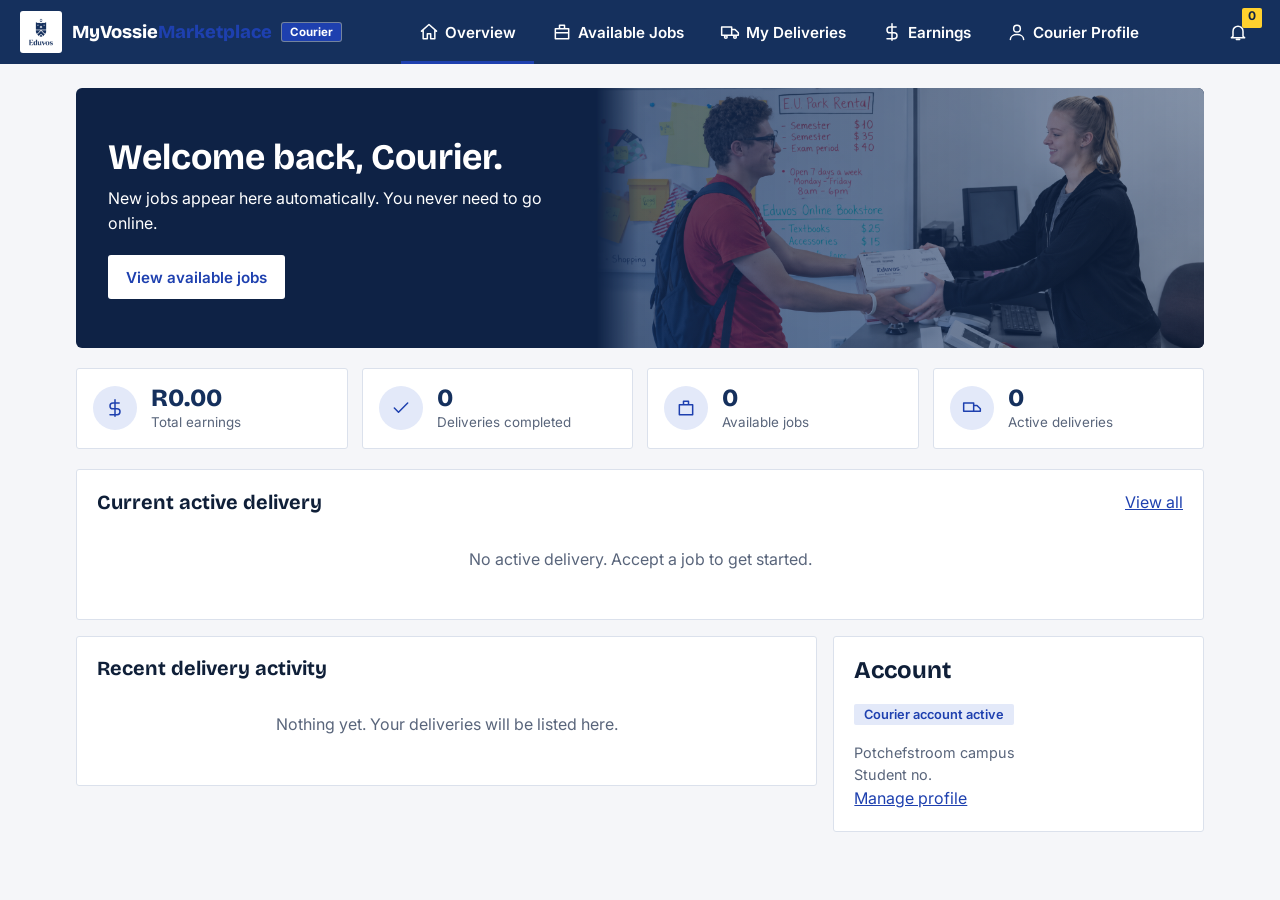
<file: DBintegratedmarketplacemvp/courier.html>
<!DOCTYPE html>
<html lang="en">
<head>
<meta charset="UTF-8">
<meta name="viewport" content="width=device-width, initial-scale=1">
<title>MyVossieMarketplace – Courier</title>
<link rel="preconnect" href="https://fonts.googleapis.com">
<link href="https://fonts.googleapis.com/css2?family=Bricolage+Grotesque:wght@500;700;800&family=Inter:wght@400;500;600&display=swap" rel="stylesheet">
<link rel="stylesheet" href="style.css">
<link rel="stylesheet" href="seller.css">
<link rel="stylesheet" href="courier.css">
</head>
<body class="courier">
<header class="nav">
  <a class="brand" href="#/overview" aria-label="Courier dashboard home">
    <span class="logo-c"><img src="eduvos-logo.png" alt="Eduvos" onerror="this.remove()"></span>
    <span class="brand-name">MyVossie<b>Marketplace</b></span>
    <span class="tag-courier">Courier</span>
  </a>
  <nav id="links" class="links" aria-label="Courier">
    <a href="#/overview" data-route="overview"><svg viewBox="0 0 24 24" aria-hidden="true"><path d="M3 11l9-8 9 8M5 10v10h5v-6h4v6h5V10"/></svg><span>Overview</span></a>
    <a href="#/jobs" data-route="jobs"><svg viewBox="0 0 24 24" aria-hidden="true"><path d="M4 8h16v12H4zM9 8V4h6v4M4 13h16"/></svg><span><i class="lg">Available Jobs</i><i class="sm">Jobs</i></span></a>
    <a href="#/deliveries" data-route="deliveries"><svg viewBox="0 0 24 24" aria-hidden="true"><path d="M2 6h12v10H2zM14 9h4l4 4v3h-8z"/><circle cx="7" cy="18" r="1.6"/><circle cx="18" cy="18" r="1.6"/></svg><span><i class="lg">My Deliveries</i><i class="sm">Deliveries</i></span></a>
    <a href="#/earnings" data-route="earnings"><svg viewBox="0 0 24 24" aria-hidden="true"><path d="M12 2v20M17 6H9.5a3.5 3.5 0 000 7h5a3.5 3.5 0 010 7H6"/></svg><span>Earnings</span></a>
    <a href="#/profile" data-route="profile"><svg viewBox="0 0 24 24" aria-hidden="true"><circle cx="12" cy="8" r="4"/><path d="M4 21c0-4 4-6 8-6s8 2 8 6"/></svg><span><i class="lg">Courier Profile</i><i class="sm">Profile</i></span></a>
  </nav>
  <div class="nav-actions">
    <a class="navtxt hide-m" href="Index.html#/home">Switch to Buyer</a>
    <a class="navtxt hide-m" href="seller.html">Switch to Seller</a>
    <a class="cart-btn" href="#/notifications" aria-label="Notifications"><svg viewBox="0 0 24 24" aria-hidden="true"><path d="M6 17V11a6 6 0 0112 0v6l2 2H4zM10 21h4"/></svg><span id="note-count" class="badge">0</span></a>
  </div>
</header>
<main id="app" tabindex="-1"></main>
<dialog id="dlg"></dialog>
<div id="toast" class="toast" role="status" aria-live="polite"></div>
<!-- Supabase Realtime (optional): add <script src="https://cdn.jsdelivr.net/npm/@supabase/supabase-js@2"></script> here and fill CONFIG.SUPABASE in courier.js -->
<script src="auth.js"></script>
<script src="courier.js"></script>
</body>
</html>
</file>
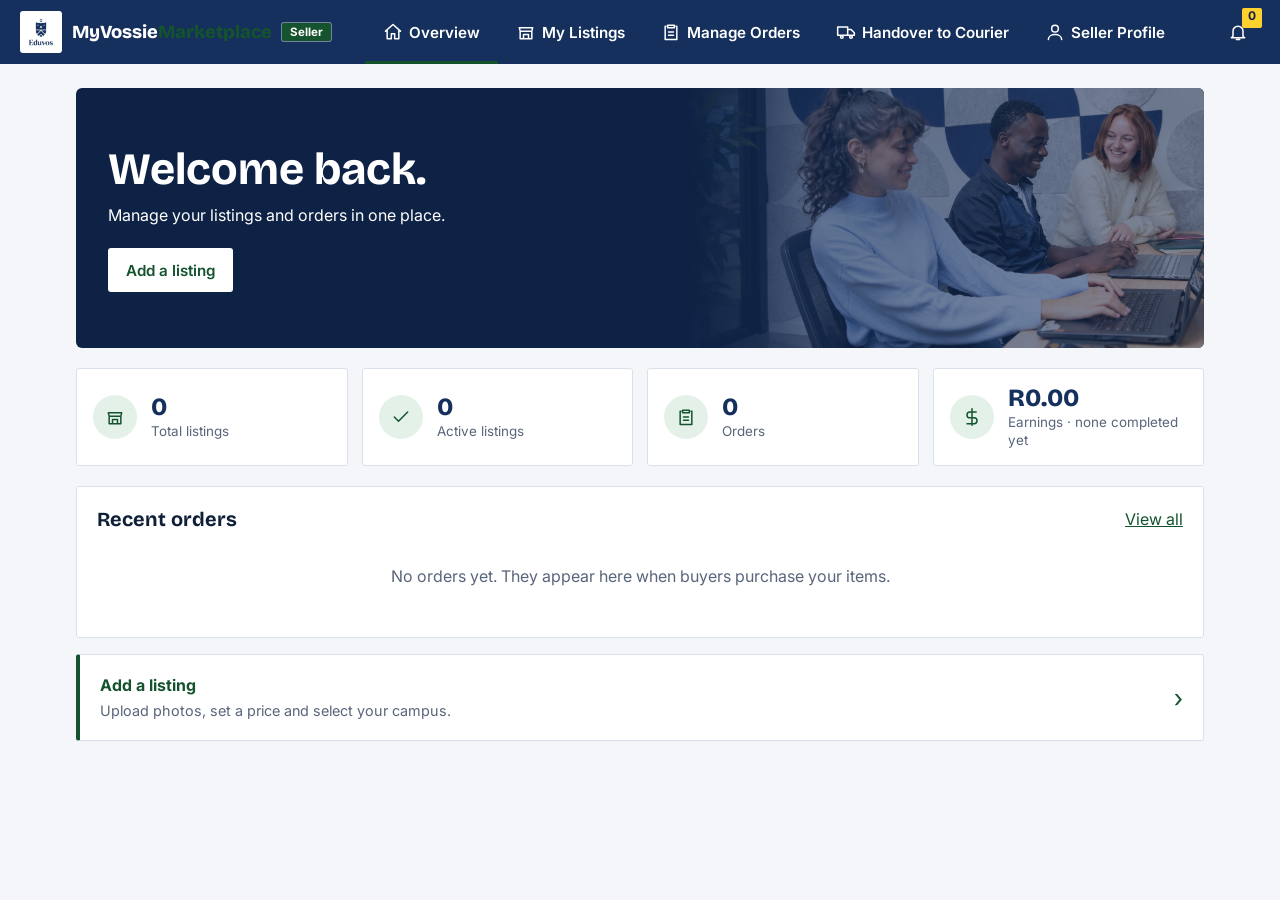
<file: DBintegratedmarketplacemvp/seller.html>
<!DOCTYPE html>
<html lang="en">
<head>
<meta charset="UTF-8">
<meta name="viewport" content="width=device-width, initial-scale=1">
<title>MyVossieMarketplace – Seller</title>
<link rel="preconnect" href="https://fonts.googleapis.com">
<link href="https://fonts.googleapis.com/css2?family=Bricolage+Grotesque:wght@500;700;800&family=Inter:wght@400;500;600&display=swap" rel="stylesheet">
<link rel="stylesheet" href="style.css">
<link rel="stylesheet" href="seller.css">
</head>
<body class="seller">
<header class="nav">
  <a class="brand" href="#/overview" aria-label="Seller dashboard home">
    <span class="logo-c"><img src="eduvos-logo.png" alt="Eduvos" onerror="this.remove()"></span>
    <span class="brand-name">MyVossie<b>Marketplace</b></span>
    <span class="tag-seller">Seller</span>
  </a>
  <nav id="links" class="links" aria-label="Seller">
    <a href="#/overview" data-route="overview"><svg viewBox="0 0 24 24" aria-hidden="true"><path d="M3 11l9-8 9 8M5 10v10h5v-6h4v6h5V10"/></svg><span>Overview</span></a>
    <a href="#/listings" data-route="listings"><svg viewBox="0 0 24 24" aria-hidden="true"><path d="M4 7h16l-1 4H5zM5 11v9h14v-9M9 20v-5h6v5"/></svg><span><i class="lg">My Listings</i><i class="sm">Listings</i></span></a>
    <a href="#/orders" data-route="orders"><svg viewBox="0 0 24 24" aria-hidden="true"><path d="M8 4h8v3H8zM6 5H5v16h14V5h-1M9 12h6M9 16h6"/></svg><span><i class="lg">Manage Orders</i><i class="sm">Orders</i></span></a>
    <a href="#/courier" data-route="courier"><svg viewBox="0 0 24 24" aria-hidden="true"><path d="M2 6h12v10H2zM14 9h4l4 4v3h-8z"/><circle cx="7" cy="18" r="1.6"/><circle cx="18" cy="18" r="1.6"/></svg><span><i class="lg">Handover to Courier</i><i class="sm">Courier</i></span></a>
    <a href="#/profile" data-route="profile"><svg viewBox="0 0 24 24" aria-hidden="true"><circle cx="12" cy="8" r="4"/><path d="M4 21c0-4 4-6 8-6s8 2 8 6"/></svg><span><i class="lg">Seller Profile</i><i class="sm">Profile</i></span></a>
  </nav>
  <div class="nav-actions">
    <a class="navtxt hide-m" href="Index.html#/home">Switch to Buyer</a>
    <a class="navtxt hide-m" href="courier.html">Become a Courier</a>
    <a class="cart-btn" href="#/orders" aria-label="New orders"><svg viewBox="0 0 24 24" aria-hidden="true"><path d="M6 17V11a6 6 0 0112 0v6l2 2H4zM10 21h4"/></svg><span id="pend-count" class="badge">0</span></a>
  </div>
</header>
<main id="app" tabindex="-1"></main>
<dialog id="dlg"></dialog>
<div id="toast" class="toast" role="status" aria-live="polite"></div>
<script src="auth.js"></script>
<script src="seller.js"></script>
</body>
</html>
</file>
<file: DBintegratedmarketplacemvp/style.css>
/* MyVossieMarketplace - Eduvos navy/white. Colours sampled from the Eduvos logo and the reference design. */
:root{--bg:#f5f6f9;--surface:#fff;--ink:#0f1f38;--muted:#59657b;--line:#dbe1ec;--brand:#15305d;--brand-d:#0e2245;--brand-l:#eef0f5;--sky:#2eade1;--gold:#ffd12e;--ok:#157f4b;--bad:#c0332b;--r:3px;--navh:64px;--tabh:60px;--font:'Inter',system-ui,sans-serif;--display:'Bricolage Grotesque','Inter',system-ui,sans-serif}
*{box-sizing:border-box}
html,body{overflow-x:hidden}
body{margin:0;background:var(--bg);color:var(--ink);font:16px/1.55 var(--font)}
h1,h2,h3{font-family:var(--display);line-height:1.15;margin:0 0 .5em}
a{color:var(--brand)}img{max-width:100%}
svg{width:20px;height:20px;fill:none;stroke:currentColor;stroke-width:1.8;stroke-linecap:round;stroke-linejoin:round;flex:none}
:focus-visible{outline:3px solid var(--sky);outline-offset:2px}
.wrap{max-width:1160px;margin:0 auto;padding:0 16px}
/* floating pill header (no hover effects) */
.nav{position:sticky;top:0;z-index:20;display:flex;align-items:center;gap:16px;height:var(--navh);padding:0 20px;background:var(--brand);color:#fff;-webkit-tap-highlight-color:transparent}
.brand{display:flex;align-items:center;gap:10px;text-decoration:none;color:#fff;min-width:0}
.logo-c{width:42px;height:42px;border-radius:3px;background:#fff;display:grid;place-items:center;flex:none}
.logo-c img{height:28px;width:auto}
.brand-name{font:800 1.15rem var(--display);white-space:nowrap;overflow:hidden;text-overflow:ellipsis}
.brand-name b{color:var(--gold);font-weight:800}
.tag-buyer{font:700 .72rem var(--font);background:var(--gold);color:var(--brand-d);padding:2px 8px;border-radius:2px;flex:none}
.links{display:flex;gap:0;margin:0 auto;align-self:stretch}
.links a,.links button{display:flex;align-items:center;gap:6px;padding:0 18px;height:100%;border-radius:0;border:0;background:none;font:600 .95rem var(--font);color:#fff;text-decoration:none;cursor:pointer}
.links .on{box-shadow:inset 0 -3px 0 var(--gold)}
.links a:hover,.links button:hover,.navtxt:hover,.cart-btn:hover{background:none;color:#fff;text-decoration:none}
.chev{width:16px;height:16px}
.links .nochev .chev{display:none}
.nav-actions{display:flex;gap:14px;align-items:center}
.navtxt{color:#fff;text-decoration:none;font-weight:600;font-size:.9rem;white-space:nowrap}
.cart-btn{position:relative;width:44px;height:44px;border-radius:3px;border:0;background:transparent;color:#fff;cursor:pointer;display:grid;place-items:center;padding:0}
.badge{position:absolute;top:-2px;right:-2px;background:var(--gold);color:var(--brand-d);border-radius:2px;min-width:20px;height:20px;line-height:20px;padding:0 5px;font:700 .75rem var(--font);text-align:center}
/* profile dropdown */
.pmenu{position:fixed;top:68px;right:16px;z-index:50;width:240px;background:#fff;border:1px solid var(--line);border-radius:4px;padding:4px;box-shadow:0 8px 24px rgba(15,31,56,.18);display:flex;flex-direction:column}
.pmenu[hidden]{display:none}
.pmenu a,.pmenu button{display:block;text-align:left;width:100%;padding:11px 12px;min-height:44px;border:0;background:none;border-radius:2px;font:500 .95rem var(--font);color:var(--ink);text-decoration:none;cursor:pointer}
.pmenu .logout{color:var(--bad);border-top:1px solid var(--line);border-radius:0;margin-top:4px}
/* buttons */
.btn{font:600 .95rem var(--font);border:0;border-radius:var(--r);padding:12px 18px;min-height:44px;cursor:pointer;text-decoration:none;display:inline-flex;align-items:center;justify-content:center;gap:6px;background:var(--brand);color:#fff}
.btn:hover{background:var(--brand-d)}
.btn.ghost{background:transparent;color:var(--brand);border:1px solid var(--brand)}
.btn.ghost:hover{background:var(--brand-l)}
.btn.light{background:#fff;color:var(--brand)}.btn.light:hover{background:var(--brand-l)}
.btn.gold{background:var(--gold);color:var(--brand-d);padding:14px 30px;font-size:1rem}.btn.gold:hover{background:#f2c41f}
.btn.sm{padding:8px 12px;min-height:38px;font-size:.88rem}
.btn[disabled]{opacity:.5;cursor:not-allowed}
/* hero: header floats over the picture, text sits on the blue-faded photo */
.hero{position:relative;color:#fff;min-height:540px;display:flex;align-items:center;overflow:hidden;background:var(--brand)}
.hero-img{position:absolute;inset:0;width:100%;height:100%;object-fit:cover;object-position:50% 70%;filter:saturate(.7)}
.hero-tint{position:absolute;inset:0;background:linear-gradient(90deg,rgba(15,35,72,.92) 0%,rgba(21,48,93,.72) 55%,rgba(21,48,93,.45) 100%),linear-gradient(to bottom,rgba(245,246,249,0) 92%,var(--bg) 100%)}
.hero-in{position:relative;padding-top:64px;padding-bottom:88px}
.hero h1{font-size:clamp(2.4rem,6.5vw,4.8rem);line-height:1.04;letter-spacing:-.02em;margin:0 0 22px}
.hero h1 em{font-style:normal;color:var(--gold)}
.hero h1 .l3{display:block;font-size:.46em;font-weight:600;letter-spacing:0;margin-top:.5em;line-height:1.25}
.hero p{max-width:52ch;font-size:1.15rem;margin:0 0 30px;color:#fff}
section.block{padding:40px 0}
.steps{display:grid;grid-template-columns:repeat(3,1fr);gap:16px}
.step,.panel{background:var(--surface);border:1px solid var(--line);border-radius:var(--r);padding:20px}
.step h3{color:var(--brand)}
.cta-row{display:grid;grid-template-columns:repeat(2,1fr);gap:16px}
/* marketplace */
.toolbar{display:grid;grid-template-columns:2fr 1fr 1fr 1fr;gap:10px;margin:20px 0}
.toolbar input,.toolbar select,.field input,.field select,.field textarea{font:inherit;padding:11px 12px;min-height:44px;border:1px solid var(--line);border-radius:var(--r);background:#fff;width:100%;color:var(--ink)}
.toolbar select.campus{border-color:var(--brand);font-weight:600;color:var(--brand)}
.grid{display:grid;grid-template-columns:repeat(auto-fill,minmax(230px,1fr));gap:16px}
.prod{background:var(--surface);border:1px solid var(--line);border-radius:var(--r);overflow:hidden;display:flex;flex-direction:column;min-width:0}
.prod .img{aspect-ratio:4/3;background:#e6ebf4 center/cover;display:grid;place-items:center;color:var(--muted);font-size:.9rem;cursor:pointer}
.prod .body{padding:12px;display:flex;flex-direction:column;gap:6px;flex:1}
.prod h3{font-size:1.02rem;margin:0;cursor:pointer;overflow-wrap:anywhere}
.price{font:700 1.15rem var(--display);color:var(--brand)}
.muted{color:var(--muted);font-size:.9rem;margin:0}
.tag{display:inline-block;width:fit-content;font-size:.8rem;font-weight:600;padding:2px 10px;border-radius:2px}
.tag.in{background:#dcf3e7;color:var(--ok)}.tag.low{background:#fff1cc;color:#7a4f00}.tag.out{background:#fbe1df;color:var(--bad)}
.prod .btn{margin-top:auto}
.detail{display:grid;grid-template-columns:1fr 1fr;gap:28px;margin-top:20px}
.detail .img{aspect-ratio:1;border-radius:var(--r);background:#e6ebf4 center/cover}
/* cart */
.drawer{position:fixed;right:0;top:0;bottom:0;width:min(420px,100%);background:var(--surface);z-index:40;padding:16px;display:flex;flex-direction:column;box-shadow:-8px 0 30px rgba(15,31,56,.18)}
.drawer[hidden],.scrim[hidden]{display:none}
.scrim{position:fixed;inset:0;background:rgba(15,31,56,.45);z-index:30}
.items{flex:1;overflow:auto}
.line{display:flex;gap:12px;padding:12px 0;border-bottom:1px solid var(--line)}
.line .thumb{width:60px;height:60px;border-radius:6px;background:#e6ebf4 center/cover;flex:none}
.qty{display:inline-flex;align-items:center;border:1px solid var(--line);border-radius:var(--r)}
.qty button{border:0;background:none;width:40px;height:40px;font-size:1.15rem;cursor:pointer;color:var(--brand)}
.link-btn{background:none;border:0;color:var(--bad);cursor:pointer;font:inherit;font-size:.88rem;padding:10px}
.sum{display:flex;justify-content:space-between;padding:4px 0}.sum.total{font:700 1.15rem var(--display);border-top:1px solid var(--line);padding-top:10px;margin-top:6px}
/* checkout + forms */
.checkout{display:grid;grid-template-columns:1.4fr 1fr;gap:20px;align-items:start;margin-top:20px}
.field{margin-bottom:14px}.field label{display:block;font-weight:600;margin-bottom:4px;font-size:.92rem}
.pay{display:flex;gap:10px;align-items:center;padding:12px;min-height:48px;border:1px solid var(--line);border-radius:var(--r);margin-bottom:8px;cursor:pointer}
.pay input{width:20px;height:20px;accent-color:var(--brand)}
.notice{padding:12px 16px;border-radius:var(--r);margin:16px 0;font-size:.92rem}
.notice.warn{background:#fff1cc;color:#6b4600}.notice.err{background:#fbe1df;color:#8b241d}.notice.ok{background:#dcf3e7;color:#0f5f39}
.empty{text-align:center;padding:40px 16px;color:var(--muted)}
.skel{height:280px;border-radius:var(--r);background:linear-gradient(90deg,#e6ebf4,#f5f6f9,#e6ebf4);background-size:200% 100%;animation:sk 1.4s infinite}
@keyframes sk{to{background-position:-200% 0}}
.toast{position:fixed;bottom:20px;left:50%;transform:translate(-50%,20px);max-width:calc(100% - 32px);background:var(--ink);color:#fff;padding:10px 18px;border-radius:var(--r);opacity:0;pointer-events:none;transition:.2s;z-index:60;text-align:center}
.toast.show{opacity:1;transform:translate(-50%,0)}
/* profile page */
.pf-head{display:flex;align-items:center;gap:16px;margin:24px 0 16px}
.avatar{width:64px;height:64px;border-radius:50%;background:var(--brand);color:#fff;display:grid;place-items:center;font:700 1.4rem var(--display);flex:none}
.pf-grid{display:grid;grid-template-columns:2fr 1fr;gap:16px;align-items:start}
.pf-links a{display:block;padding:12px 0;border-bottom:1px solid var(--line);text-decoration:none;color:var(--ink);font-weight:500}
.pf-links a:last-child{border-bottom:0}
.chk{display:flex;gap:10px;align-items:center;margin-bottom:10px}.chk input{width:20px;height:20px;accent-color:var(--brand)}
/* site footer: navy photo card */
.site-foot{position:relative;margin:48px auto 16px;max-width:1568px;width:calc(100% - 32px);border-radius:24px;overflow:hidden;color:#fff;padding:56px 24px 28px;background:linear-gradient(rgba(10,26,58,.9),rgba(10,26,58,.9)),url(footer.png) center/cover var(--brand-d)}
.sf-in{max-width:1000px;margin:0 auto;display:grid;grid-template-columns:1.6fr 1fr 1fr 1fr;gap:32px}
.sf-brand .brand-name{font-size:1.05rem}
.sf-brand p{margin:14px 0 0;max-width:30ch;color:#e3e9f5}
.sf-col{display:flex;flex-direction:column;gap:10px}
.sf-col h2{font:700 .95rem var(--display);color:var(--gold);margin:0 0 4px}
.sf-col a{color:#fff;text-decoration:none;font-size:.92rem;line-height:1.4}
.sf-col a:hover{text-decoration:underline}
.sf-copy{max-width:1000px;margin:36px auto 0;padding-top:18px;border-top:1px solid rgba(255,255,255,.55);font-size:.82rem;color:#e3e9f5}
@media(max-width:860px){.sf-in{grid-template-columns:1fr 1fr}.sf-brand{grid-column:1/-1}}
@media(max-width:480px){.site-foot{padding:40px 18px 22px;border-radius:18px}.sf-in{grid-template-columns:1fr}}
/* sign in / sign up */
.auth{max-width:460px;margin:36px auto}
.auth h1{font-size:clamp(1.6rem,4vw,2rem)}
.auth-alt{margin-top:22px;padding-top:18px;border-top:1px solid var(--line);text-align:center}
.auth-alt p{margin-bottom:10px}
/* become a seller */
.eyebrow{font:700 .72rem var(--font);letter-spacing:.08em;text-transform:uppercase;color:var(--brand)}
.bs{display:grid;grid-template-columns:minmax(0,1fr) minmax(0,380px);gap:48px;align-items:start;max-width:920px;margin:36px auto}
.bs-info h1{font-size:clamp(1.9rem,4vw,2.6rem);margin:6px 0 14px}
.bs-info p{margin:0 0 12px;font-size:1rem}
.bs-card{display:flex;gap:14px;align-items:flex-start;background:var(--surface);border:1px solid var(--line);border-radius:var(--r);padding:16px;margin-top:12px}
.bs-card .ic{width:40px;height:40px;border-radius:50%;background:var(--brand-l);color:var(--brand);display:grid;place-items:center;flex:none}
.bs-card p{margin:2px 0 0}
.bs-form{background:var(--surface);border:1px solid var(--line);border-radius:6px;overflow:hidden;box-shadow:0 8px 24px rgba(15,31,56,.1)}
.bs-form img{display:block;width:100%;height:auto}
.bs-form form{padding:20px}.bs-form h2{margin:0 0 14px}
@media(max-width:860px){.bs{grid-template-columns:1fr;gap:28px;margin:24px auto}}
/* tablet */
@media(max-width:1100px){.hide-m{display:none}}
@media(max-width:980px){.toolbar{grid-template-columns:1fr 1fr}.toolbar input{grid-column:1/-1}.steps{grid-template-columns:1fr}}
/* mobile: main nav becomes a bottom tab bar; profile menu opens as a sheet above it */
@media(max-width:760px){
body{padding-bottom:calc(var(--tabh) + env(safe-area-inset-bottom))}
.nav{padding:0 10px}
.nav-actions{margin-left:auto}
.links{position:fixed;left:0;right:0;bottom:0;margin:0;gap:0;z-index:25;background:var(--brand);border-top:1px solid rgba(255,255,255,.2);padding-bottom:env(safe-area-inset-bottom)}
.links a,.links button{flex:1;flex-direction:column;gap:2px;padding:8px 2px;height:auto;font-size:.74rem;min-height:var(--tabh);justify-content:center}
.links .on{box-shadow:inset 0 3px 0 var(--gold)}.chev{display:none}
.pmenu{top:auto;left:10px;right:10px;width:auto;bottom:calc(var(--tabh) + 10px + env(safe-area-inset-bottom));max-height:70vh;overflow:auto}
.brand-name{font-size:1rem}
.cta-row,.detail,.checkout,.pf-grid{grid-template-columns:1fr}
.hero{min-height:480px}.hero-in{padding-top:48px;padding-bottom:56px}.hero p{font-size:1rem}
.hero-img{object-position:50% 80%}
.toast{bottom:calc(var(--tabh) + 16px)}
.grid{grid-template-columns:repeat(2,1fr);gap:10px}
.prod .body{padding:10px}.prod h3{font-size:.95rem}
.drawer{padding-bottom:calc(16px + env(safe-area-inset-bottom))}
}
@media(max-width:400px){.tag-buyer{display:none}}
@media(max-width:360px){.grid{grid-template-columns:1fr}.brand-name{font-size:.9rem}.toolbar{grid-template-columns:1fr}}
@media(prefers-reduced-motion:reduce){*{animation:none!important;transition:none!important}}
</file>
<file: DBintegratedmarketplacemvp/seller.css>
/* Seller dashboard. Loads AFTER style.css: header is the buyer's header untouched; only page content gets the dark-green accent. */
:root{--accent:#14532D;--accent-d:#0d3b20;--accent-l:#e3f1e8}
/* header: identical to buyer (no hover effects). Only the badge and the nav-label swap differ */
.tag-seller{font:700 .72rem var(--font);background:var(--accent);color:#fff;padding:2px 8px;border-radius:2px;flex:none;box-shadow:0 0 0 1px rgba(255,255,255,.4)}
.links i{font-style:normal}.links .sm{display:none}
.cart-btn{text-decoration:none;color:#fff}
.links a,.links a:hover{color:#fff}
.nav .brand-name b{color:var(--accent)}
/* header typography + behaviour copied from the buyer: no hover effects, selected tab marked in green */
.nav,.nav a,.nav button{font-family:var(--font)}
.nav .brand-name{font:800 1.15rem var(--display)}
@media(max-width:640px){.nav .brand-name{font-size:1rem}}
.nav .links a{font:600 .95rem var(--font)}
.nav .navtxt{font:600 .9rem var(--font)}
.nav .links a:hover,.nav .navtxt:hover,.nav .cart-btn:hover{background:none;color:#fff;text-decoration:none}
.nav .links .on{box-shadow:inset 0 -3px 0 var(--accent)}
.nav .cart-btn .badge{background:var(--gold);color:var(--brand-d)}
/* page content */
main a:not(.btn){color:var(--accent)}
main .btn{background:var(--accent)}main .btn:hover{background:var(--accent-d)}
main .btn.ghost{background:transparent;color:var(--accent);border:1px solid var(--accent)}
main .btn.ghost:hover{background:var(--accent-l)}
main .btn.bad,dialog .btn.bad{background:var(--bad);color:#fff}
dialog .btn{background:var(--accent);color:#fff}dialog .btn.ghost{background:transparent;color:var(--accent)}
main :focus-visible,dialog :focus-visible{outline-color:var(--accent)}
.price{color:var(--accent)}
.wrap{padding-bottom:48px}
h1{font-size:clamp(1.7rem,4vw,2.2rem)}
.page-h{display:flex;justify-content:space-between;align-items:end;gap:12px;flex-wrap:wrap;margin:28px 0 12px}
.page-h h1{margin:0}.page-h p{margin:4px 0 0}
.ph-row{display:flex;justify-content:space-between;align-items:center;margin-bottom:4px}.ph-row h2{margin:0;font-size:1.25rem}
/* banner (mirrors the buyer hero, smaller) */
.banner{position:relative;margin:24px 0 20px;border-radius:6px;overflow:hidden;color:#fff;background:var(--brand) url(hero.png) 50% 65%/cover}
.banner::before{content:"";position:absolute;inset:0;background:linear-gradient(90deg,rgba(15,35,72,.95),rgba(21,48,93,.78) 60%,rgba(21,48,93,.5))}
.banner>div{position:relative;padding:36px 32px}
.banner h1{color:#fff;margin:0 0 8px;font-size:clamp(1.8rem,5vw,2.8rem)}
.banner p{margin:0 0 20px;max-width:46ch;color:#fff}
.banner .btn,.banner .btn:hover{background:#fff;color:var(--accent)}
/* stats */
.stats{display:grid;grid-template-columns:repeat(4,1fr);gap:14px;margin:0 0 20px}
.stat{display:flex;align-items:center;gap:14px;background:var(--surface);border:1px solid var(--line);border-radius:var(--r);padding:16px;min-width:0}
.stat .ic{width:44px;height:44px;border-radius:50%;background:var(--accent-l);color:var(--accent);display:grid;place-items:center;flex:none}
.stat b{display:block;font:800 1.55rem/1.1 var(--display);color:var(--brand);overflow-wrap:anywhere}
.stat small{color:var(--muted);font-size:.84rem;line-height:1.3;display:block;margin-top:2px}
.panel{padding:20px}
/* rows, chips */
.row{display:flex;gap:14px;align-items:center;padding:14px 0;border-bottom:1px solid var(--line)}
.row:last-child{border-bottom:0}
.row .thumb{width:56px;height:56px;border-radius:6px;background:#e6ebf4 center/cover;flex:none}
.row .grow{flex:1;min-width:0}.row .grow strong{overflow-wrap:anywhere}
.chip{display:inline-block;font:600 .8rem var(--font);padding:3px 10px;border-radius:2px;background:var(--brand-l);color:var(--brand);white-space:nowrap}
.chip.new{background:#fff1cc;color:#7a4f00}.chip.go{background:var(--accent-l);color:var(--accent)}.chip.stop{background:#fbe1df;color:var(--bad)}
.link-row{display:flex;justify-content:space-between;align-items:center;gap:12px;padding:18px 20px;margin-top:16px;background:var(--surface);border:1px solid var(--line);border-left:4px solid var(--accent);border-radius:var(--r);text-decoration:none;color:var(--ink)}
.link-row .arrow{font-size:1.6rem;color:var(--accent)}
/* filters */
.chips{display:flex;gap:8px;margin:14px 0;overflow-x:auto;padding-bottom:4px;scrollbar-width:none}
.chips::-webkit-scrollbar{display:none}
.chips button{flex:none;font:600 .88rem var(--font);border:1px solid var(--line);background:#fff;border-radius:999px;padding:8px 14px;min-height:40px;cursor:pointer;color:var(--ink)}
.chips button.on{background:var(--accent);border-color:var(--accent);color:#fff}
/* listings */
.prod .img{position:relative}
.tag.ov{position:absolute;top:8px;left:8px}
.tag.in.ov{background:#fff;color:var(--ok)}.tag.low.ov{background:#fff;color:#7a4f00}.tag.out.ov{background:#fff;color:var(--bad)}
/* orders */
.order{background:var(--surface);border:1px solid var(--line);border-left:4px solid var(--line);border-radius:var(--r);padding:16px;margin-bottom:12px}
.order[data-s=pending]{border-left-color:var(--gold)}
.order[data-s=completed],.order[data-s=delivered],.order[data-s=courier_assigned]{border-left-color:var(--accent)}
.order[data-s=rejected],.order[data-s=cancelled]{border-left-color:var(--bad)}
.order .head{display:flex;justify-content:space-between;align-items:center;gap:8px;margin-bottom:12px}
.order .acts{display:flex;gap:8px;flex-wrap:wrap;margin-top:14px;align-items:center}
.order .otp{width:150px;font:600 1.1rem var(--font);letter-spacing:.2em;text-align:center;padding:9px;border:1px solid var(--line);border-radius:var(--r);min-height:44px}
.steps-t{display:flex;gap:6px;flex-wrap:wrap;margin-top:12px}
.steps-t span{font-size:.78rem;padding:4px 9px;border-radius:2px;background:var(--brand-l);color:var(--muted)}
.steps-t span.done{background:var(--accent);color:#fff}
.empty{background:var(--surface);border:1.5px dashed var(--line);border-radius:var(--r);padding:44px 16px}
.panel .empty{border:0;padding:28px 8px}
/* dialog */
dialog{border:0;border-radius:6px;padding:0;width:min(560px,94vw);max-height:92vh;box-shadow:0 20px 60px rgba(15,31,56,.4)}
dialog::backdrop{background:rgba(15,31,56,.55)}
dialog form{padding:22px}dialog h2{margin:0 0 14px}
.two{display:grid;grid-template-columns:1fr 1fr;gap:12px}
.err{color:var(--bad);font-size:.88rem;margin:4px 0 8px}
.foot{display:flex;justify-content:flex-end;gap:10px;margin-top:10px}
.photos{display:flex;gap:8px;flex-wrap:wrap;margin-top:8px}
.photos div{width:64px;height:64px;border-radius:4px;background:#e6ebf4 center/cover}
/* laptop: text links would crowd five tabs */
@media(max-width:1320px){.hide-m{display:none}}
@media(max-width:1180px){.links a{padding:0 12px}}
/* tablet and phone: same bottom tab bar as the buyer, switched on earlier because there are five tabs */
@media(max-width:1020px){
body{padding-bottom:calc(var(--tabh) + env(safe-area-inset-bottom))}
.nav{padding:0 12px}.nav-actions{margin-left:auto}
.links{position:fixed;left:0;right:0;bottom:0;margin:0;z-index:25;background:var(--brand);border-top:1px solid rgba(255,255,255,.2);padding-bottom:env(safe-area-inset-bottom)}
.nav .links a{flex:1;flex-direction:column;gap:2px;padding:8px 2px;height:auto;font-size:.74rem;min-height:var(--tabh);justify-content:center;text-align:center}
.nav .links .on{box-shadow:inset 0 3px 0 var(--accent)}
.toast{bottom:calc(var(--tabh) + 16px + env(safe-area-inset-bottom))}
.stats{grid-template-columns:repeat(2,1fr)}
}
@media(max-width:640px){
.links .lg{display:none}.links .sm{display:inline}.nav .links a{font-size:.7rem}
.brand-name{font-size:1rem}
.banner>div{padding:26px 20px}.banner .btn{width:100%}
.stats{gap:10px}.stat{padding:12px;gap:10px}.stat .ic{width:36px;height:36px}.stat b{font-size:1.2rem}
.panel{padding:14px}
.page-h .btn{width:100%}
.row{flex-wrap:wrap}.row .grow{flex-basis:calc(100% - 140px)}.row>.btn{margin-left:70px}
.toolbar{grid-template-columns:1fr!important}
.two{grid-template-columns:1fr}
.order{padding:14px}.order .acts .btn{flex:1 1 100%}.order .acts .otp{flex:1 1 100%;width:100%}
.pf-grid{grid-template-columns:1fr}
dialog{width:100%;max-width:none;margin:auto 0 0;border-radius:14px 14px 0 0;max-height:94vh}
dialog form{padding:18px 16px calc(18px + env(safe-area-inset-bottom))}
.foot .btn{flex:1}
}
@media(max-width:400px){.tag-seller{display:none}}
@media(max-width:360px){.grid{grid-template-columns:1fr}.stat{flex-direction:column;align-items:flex-start}}
/* seller hero: sellers.png is shown in full (never cropped) at the banner's normal height, with the same blue tint as the original banner.
   Scoped to .seller so the courier page keeps its own banner. */
.seller .banner{display:flex;align-items:center;min-height:260px;background:var(--brand-d)}
.seller .banner::before{inset:0 0 0 auto;width:auto;aspect-ratio:1769/889;background:linear-gradient(90deg,rgba(21,48,93,.72),rgba(21,48,93,.5)),url(sellers.png) center/100% 100% no-repeat;-webkit-mask-image:linear-gradient(90deg,transparent,#000 24%);mask-image:linear-gradient(90deg,transparent,#000 24%)}
.seller .banner>div{z-index:1;max-width:50%;padding:32px}
/* narrower screens: picture sits on top at its natural ratio, text below */
@media(max-width:1000px){
.seller .banner{display:block;min-height:0}
.seller .banner::before{position:static;display:block;width:100%;aspect-ratio:1769/889;-webkit-mask-image:none;mask-image:none}
.seller .banner>div{max-width:none;padding:22px 24px 28px}
}
@media(max-width:640px){.seller .banner>div{padding:18px 20px 24px}}
</file>
<file: DBintegratedmarketplacemvp/courier.css>
/* Courier dashboard. Loads AFTER style.css and seller.css: reuses the seller components (banner, stats, rows, chips, orders, dialog) and swaps the accent to dark blue. */
:root{--accent:#1e40af;--accent-d:#1a3691;--accent-l:#e3e9f9}
/* header: identical to the seller's (same rules, same positions); only the accent colour differs */
.tag-courier{font:700 .72rem var(--font);background:var(--accent);color:#fff;padding:2px 8px;border-radius:2px;flex:none;box-shadow:0 0 0 1px rgba(255,255,255,.4)}
@media(max-width:400px){.tag-courier{display:none}}
/* job + delivery cards */
.kvs{display:grid;grid-template-columns:1fr 1fr;gap:12px 20px}
.kv small{display:block;color:var(--muted);font-size:.8rem}.kv span{overflow-wrap:anywhere}
.order[data-s=new]{border-left-color:var(--accent)}
.sec-h{display:flex;align-items:center;gap:8px;margin:22px 0 10px}.sec-h h2{margin:0;font-size:1.15rem}
.row.unread{background:var(--accent-l);margin:0 -12px;padding:14px 12px;border-radius:var(--r)}
.row.unread .dot{width:9px;height:9px;border-radius:50%;background:var(--accent);flex:none}
.gate{max-width:640px;margin:28px auto}
.chk.block{align-items:flex-start}
@media(max-width:640px){.kvs{grid-template-columns:1fr}}

/* courier hero: courier.png shown in full (never cropped) at the banner's normal height, with the blue tint.
   Same layout as the seller hero; the fade is short because the left edge of this photo has a person in it. */
.courier .banner{display:flex;align-items:center;min-height:260px;background:var(--brand-d)}
.courier .banner::before{inset:0 0 0 auto;width:auto;aspect-ratio:1918/820;background:linear-gradient(90deg,rgba(21,48,93,.72),rgba(21,48,93,.5)),url(courier.png) center/100% 100% no-repeat;-webkit-mask-image:linear-gradient(90deg,transparent,#000 7%);mask-image:linear-gradient(90deg,transparent,#000 7%)}
.courier .banner>div{z-index:1;max-width:calc(100% - 600px);padding:32px}
.courier .banner h1{font-size:clamp(1.6rem,2.8vw,2.3rem)}
/* narrower screens: picture on top at its natural ratio, text below */
@media(max-width:1060px){
.courier .banner{display:block;min-height:0}
.courier .banner::before{position:static;display:block;width:100%;-webkit-mask-image:none;mask-image:none}
.courier .banner>div{max-width:none;padding:22px 24px 28px}
}
@media(max-width:640px){.courier .banner>div{padding:18px 20px 24px}}
</file>
